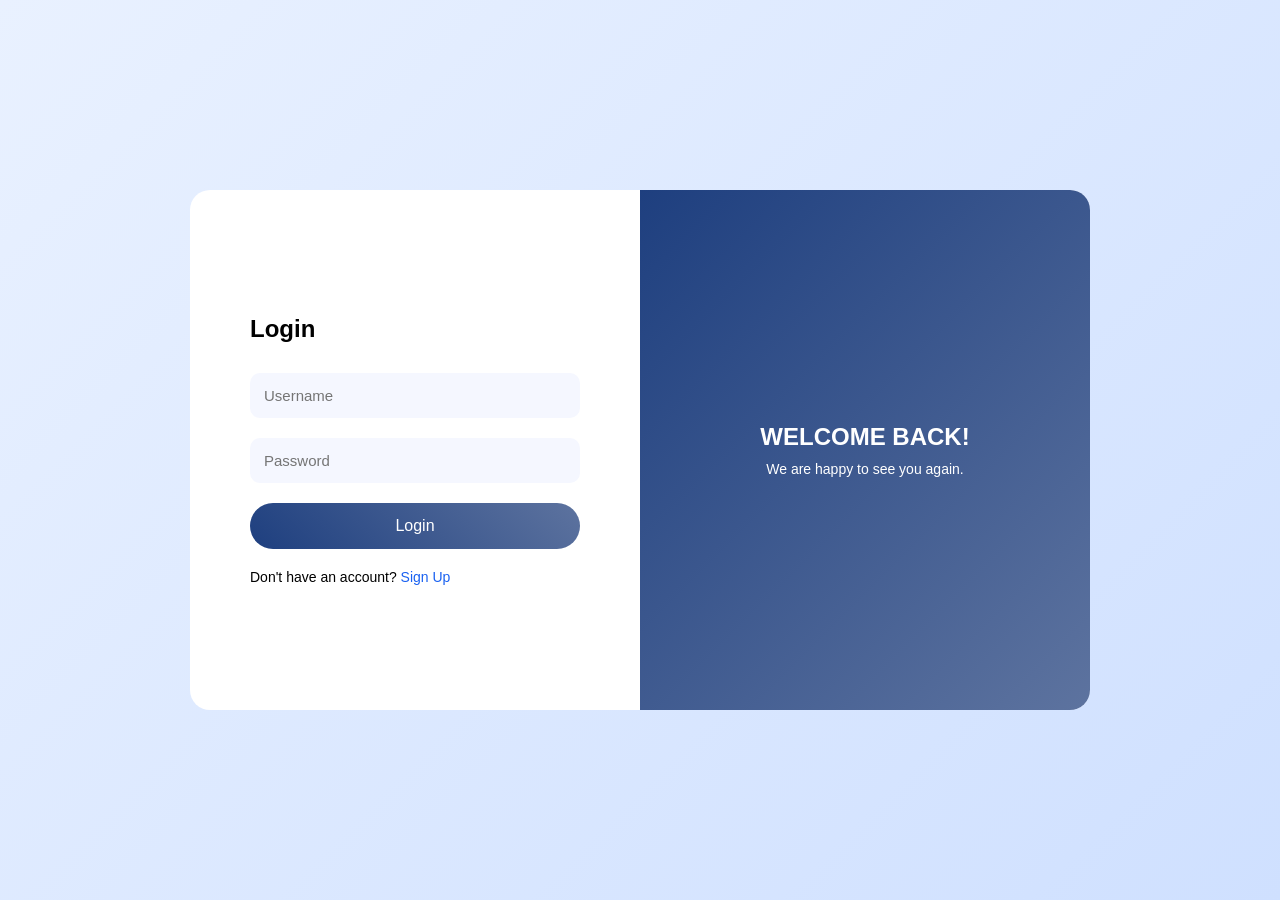
<file: Dashboard.html>
<!DOCTYPE html>


<html>

<head>
  <body onload="loadUserProfile();">

<meta charset="UTF-8">
<title>Dashboard</title>
<link rel="stylesheet" href="style.css">

</head>

<body>
<body onload="loadUserProfile();">

<div class="sidebar">
<div class="brand-logo">
  <img src="c:\Users\danam\Desktop\web-project5\dashboard-logo.png" class="brand-img">
</div>
  <a href="dashboard.html" class="active">Dashboard</a>
  <a href="courses.html">Courses</a>
  <a href="deadlines.html">Deadlines</a>
  <a href="availability.html">Availability</a>
  <a href="statistics.html">Statistics</a>
  <a href="index.html">Log out</a>
</div>


<div class="top-user">
  <span id="userNameDisplay"></span>
  <img id="userAvatar" class="user-avatar" src="c:\Users\danam\Desktop\web-project5\female.png">
</div>

<div class="main">
  <div class="top-user">
  <span id="userNameDisplay"></span>
  <img id="userAvatar" class="user-avatar">
</div>

  <!-- Top Bar -->
   <!-- مثال: مكان اسم المستخدم -->
<h4 id=""></h4>

<script>
// عند تحميل الـ Dashboard
window.addEventListener('DOMContentLoaded', function(){
  const username = localStorage.getItem("loggedInUser") || "المستخدم";
  document.getElementById('teacher-name').textContent = username;
});
</script>
  

  <!-- Welcome Card -->
<div class="welcome-card">
  <div>
    <h2 id="welcome-user">Hello!</h2>

    <p id="motivational-text">
      You have <strong id="taskCount">0</strong> tasks today.<!-- بنحذفها -->
    </p>
  </div>

  <div style="font-size: 60px;">📚</div>
</div>

  <!-- Main Grid -->
  <div class="dashboard-grid">
    
    <!-- Performance -->
    <div class="card">
      <h3>📊 Performance</h3>
      <div class="performance-bars" id="performanceBars"></div>
    </div>

    <!-- Teachers -->
    <div class="card">
      <h3>👨‍🏫 My Teachers</h3>
      <div class="teacher-item">
        <div class="teacher-avatar">MJ</div>
        <div class="teacher-info">
          <h4>Mary Johnson</h4>
          <span>Mentor</span>
        </div>
      </div>
      <div class="teacher-item">
        <div class="teacher-avatar">JB</div>
        <div class="teacher-info">
          <h4>James Brown</h4>
          <span>Advisor</span>
        </div>
      </div>
    </div>

  </div>

  <!-- Bottom Grid -->
  <div class="bottom-grid">
    
    <!-- My Courses -->
    <div class="card">
      <h3>📖 My Courses</h3>
      <div id="coursesList"></div>
    </div>

    <!-- Upcoming Deadlines -->
    <div class="card">
      <h3>⏰ Upcoming Deadlines</h3>
      <div id="deadlinesList"></div>
    </div>

    <!-- My Visit / Progress -->
    <div class="card">
      <h3>📈 Weekly Progress</h3>
      <div class="visit-circles" id="visitCircles"></div>
    </div>

  </div>

</div>

<script>
// جلب البيانات من localStorage
const courses = JSON.parse(localStorage.getItem("courses")) || [];
const deadlines = JSON.parse(localStorage.getItem("deadlines")) || [];
const stats = JSON.parse(localStorage.getItem("stats")) || [];

// عرض الكورسات
function renderCourses() {
  const container = document.getElementById("coursesList");
  
  if (courses.length === 0) {
    container.innerHTML = `
      <div class="empty-state">
        <span>📚</span>
        <p>No courses yet</p>
      </div>
    `;
    return;
  }

  container.innerHTML = courses.map(c => `
    <div class="course-item">
      <span>${c.name}</span>
      <span class="hours">${c.hours}h</span>
    </div>
  `).join('');
}

// عرض الـ Deadlines
function renderDeadlines() {
  const container = document.getElementById("deadlinesList");
  
  if (deadlines.length === 0) {
    container.innerHTML = `
      <div class="empty-state">
        <span>✅</span>
        <p>No deadlines</p>
      </div>
    `;
    return;
  }

  // ترتيب حسب التاريخ
  const sorted = [...deadlines].sort((a, b) => new Date(a.date) - new Date(b.date)).slice(0, 3);

  container.innerHTML = sorted.map(d => {
    const today = new Date();
    today.setHours(0, 0, 0, 0);
    const due = new Date(d.date);
    const days = Math.ceil((due - today) / (1000 * 60 * 60 * 24));
    
    let urgencyClass = 'normal';
    if (days <= 3) urgencyClass = 'urgent';
    else if (days <= 7) urgencyClass = 'soon';

    return `
      <div class="deadline-item">
        <div class="deadline-info">
          <h4>${d.name}</h4>
          <span>${d.course}</span>
        </div>
        <span class="days-left ${urgencyClass}">${days}d</span>
      </div>
    `;
  }).join('');

  // تحديث عدد المهام
  document.getElementById("taskCount").innerText = deadlines.length;
}

// عرض Performance
function renderPerformance() {
  const container = document.getElementById("performanceBars");
  
  if (stats.length === 0) {
    // بيانات افتراضية
    const defaultStats = [
      {day: "Sun", hours: 3},
      {day: "Mon", hours: 5},
      {day: "Tue", hours: 4},
      {day: "Wed", hours: 6},
      {day: "Thu", hours: 2},
      {day: "Fri", hours: 7},
      {day: "Sat", hours: 4}
    ];
    
    const maxHours = Math.max(...defaultStats.map(s => s.hours));
    
    container.innerHTML = defaultStats.map(s => `
      <div class="bar-item">
        <div class="bar" style="height: ${(s.hours / maxHours) * 120}px"></div>
        <span class="bar-label">${s.day}</span>
      </div>
    `).join('');
    return;
  }

  const maxHours = Math.max(...stats.map(s => s.hours), 1);
  
  container.innerHTML = stats.map(s => `
    <div class="bar-item">
      <div class="bar" style="height: ${(s.hours / maxHours) * 120}px"></div>
      <span class="bar-label">${s.day.slice(0, 3)}</span>
    </div>
  `).join('');
}

// عرض Progress Circles
function renderProgress() {
  const container = document.getElementById("visitCircles");
  
  const progressData = [
    {label: "Tasks", percent: 92},
    {label: "Study", percent: 83},
    {label: "Goals", percent: 78},
    {label: "Focus", percent: 97}
  ];
  

  container.innerHTML = progressData.map(p => `
    <div style="text-align: center;">
      <div class="circle" style="--percent: ${p.percent}%">
        <span>${p.percent}%</span>
      </div>
      <div class="circle-label">${p.label}</div>
    </div>
  `).join('');
}

// التشغيل
renderCourses();
renderDeadlines();
renderPerformance();
renderProgress();
</script>
<script>
window.addEventListener("DOMContentLoaded", function () {

    // الاسم
    const username = localStorage.getItem("loggedInUser");

    if (!username) {
        window.location.href = "singUp.html";
        return;
    }

    // تغيير الاسم داخل الكارد
    document.getElementById("welcome-user").textContent =
        "Hello " + username + "!";

    // رسائل تحفيزية
    const messages = [
        "Keep going, you're doing great!",
        "Small steps every day lead to big results.",
        "Don't stop until you're proud.",
        "Learning is a journey, not a race.",
        "Stay focused and believe in yourself.",
        "Your future is created by what you do today."
    ];

    let index = 0;
    const text = document.getElementById("motivational-text");

    function updateMessage() {
        text.innerHTML =
            `You have <strong id="taskCount">0</strong> tasks today.<br>${messages[index]}`;
    }

    // أول عرض
    updateMessage();

    // كل 4 دقائق تغيير الرسالة
    setInterval(() => {
        index = (index + 1) % messages.length;
        updateMessage();
    }, 240000);

});
</script>
<script>
function updateWeeklyProgress() {
  const totalAvailability = parseFloat(localStorage.getItem("weeklyAvailability")) || 0;

  // اعلى حد للساعات مثلاً 40 ساعة في الأسبوع
  const goal = 40;
  const percent = Math.min((totalAvailability / goal) * 100, 100);

  document.getElementById("weeklyProgressBar").style.width = percent + "%";
  document.getElementById("weeklyProgressText").innerText = `${percent.toFixed(0)}%`;
}

window.onload = updateWeeklyProgress;
</script>
<script src="script.js"></script>

</body>
</html>

</body>
</html>

</body>
</html>
</file>
<file: style.css>
/* ===========================
   RESET & BASE
=========================== */
* {
  margin: 0;
  padding: 0;
  box-sizing: border-box;
}

body {
  font-family: 'Poppins', sans-serif;
  background: #1e2a47;
  color: white;
  min-height: 100vh;
  overflow-x: hidden;
}

/* ===========================
   SIDEBAR (Dashboard Pages)
=========================== */
.sidebar {
  width: 220px;
  background: #26345a;
  padding: 25px 20px;
  height: 100vh;
  position: fixed;
  top: 0;
  left: 0;
  border-top-right-radius: 25px;
  border-bottom-right-radius: 25px;
}

.sidebar h2 {
  margin-bottom: 35px;
  font-size: 22px;
  font-weight: 600;
}

.sidebar a {
  display: block;
  color: white;
  text-decoration: none;
  padding: 12px 15px;
  margin: 8px 0;
  border-radius: 12px;
  transition: 0.3s;
  font-size: 15px;
}

.sidebar a:hover,
.sidebar a.active {
  background: #3b4a7a;
  font-weight: 500;
}

/* ===========================
   MAIN CONTENT (Dashboard Pages)
=========================== */
.main {
  margin-left: 250px;
  padding: 30px;
  min-height: 100vh;
}

.main h1 {
  margin-bottom: 30px;
  font-size: 28px;
  font-weight: 600;
}

/* ===========================
   CARDS (Dashboard Pages)
=========================== */
.card {
  background: #2b3b63;
  padding: 25px;
  border-radius: 20px;
  margin-bottom: 25px;
  box-shadow: 0 8px 25px rgba(0, 0, 0, 0.2);
}

.card h3 {
  margin-bottom: 20px;
  font-size: 18px;
  font-weight: 500;
}

/* ===========================
   TABLES
=========================== */
table {
  width: 100%;
  border-collapse: separate;
  border-spacing: 0 12px;
}

table thead th {
  background: linear-gradient(135deg, #3b4a7a, #2b3b63);
  padding: 15px 20px;
  border-radius: 12px;
  font-weight: 600;
  text-align: center;
}

table tbody td {
  background: #394b77;
  padding: 15px 20px;
  border-radius: 12px;
  text-align: center;
  transition: 0.3s;
}

table tbody tr:hover td {
  background: #475a90;
}

table td[contenteditable="true"] {
  background: #475a90;
  cursor: text;
}

table td[contenteditable="true"]:focus {
  outline: 2px solid #6a8cff;
  background: #5a6a9a;
}

/* ===========================
   BUTTONS (Dashboard Pages)
=========================== */
button {
  padding: 12px 25px;
  border: none;
  border-radius: 12px;
  cursor: pointer;
  font-weight: bold;
  font-size: 14px;
  transition: 0.3s;
}

button:hover {
  transform: scale(1.05);
}

button:not(.btn-edit):not(.btn-delete):not(.btn-secondary):not(.logout-btn):not(.toggle-btn) {
  background: linear-gradient(135deg, #6a8cff, #5b6cff);
  color: white;
}

.btn-edit {
  background: #fbbf24;
  color: #1e2a47;
  padding: 8px 16px;
  margin: 0 5px;
  border-radius: 8px;
}

.btn-edit:hover { background: #f59e0b; }

.btn-delete {
  background: #f87171;
  color: white;
  padding: 8px 16px;
  margin: 0 5px;
  border-radius: 8px;
}

.btn-delete:hover { background: #ef4444; }

#saveAvailability {
  background: linear-gradient(135deg, #ffa36a, #ff8c42);
  color: white;
}

#saveAvailability:hover {
  background: linear-gradient(135deg, #ff8c42, #ff7a2e);
}

/* ===========================
   INPUTS (Dashboard Pages)
=========================== */
input[type="text"],
input[type="number"],
input[type="date"],
input[type="email"],
input[type="password"] {
  padding: 12px 20px;
  border-radius: 12px;
  border: none;
  background: #394b77;
  color: white;
  font-size: 14px;
  transition: 0.3s;
}

input::placeholder { color: #a0aec0; }

input:focus {
  outline: 2px solid #6a8cff;
  background: #475a90;
}

/* ===========================
   STATS CARDS
=========================== */
.stats-cards,
.course-stats,
.deadline-stats,
.availability-stats {
  display: flex;
  gap: 20px;
  margin-bottom: 25px;
}

.stat-box, .stat-card {
  flex: 1;
  background: #2b3b63;
  padding: 25px;
  border-radius: 20px;
  text-align: center;
  box-shadow: 0 8px 25px rgba(0, 0, 0, 0.2);
}

.stat-box .number, .stat-card .number {
  font-size: 32px;
  font-weight: bold;
  color: #6a8cff;
}

.stat-box .label, .stat-card .label {
  font-size: 14px;
  color: #a0aec0;
  margin-top: 8px;
}

.stat-box.urgent .number { color: #f87171; }
.stat-box.soon .number   { color: #fbbf24; }
.stat-box.normal .number { color: #4ade80; }

/* ===========================
   GRID LAYOUTS
=========================== */
.dashboard-grid {
  display: grid;
  grid-template-columns: 2fr 1fr;
  gap: 25px;
  margin-bottom: 25px;
}

.bottom-grid {
  display: grid;
  grid-template-columns: repeat(3, 1fr);
  gap: 25px;
}

.forms-grid {
  display: grid;
  grid-template-columns: 1fr 1fr;
  gap: 20px;
  margin-bottom: 25px;
}

.availability-grid, .stats-container {
  display: grid;
  grid-template-columns: 1fr 1fr;
  gap: 25px;
  margin-bottom: 25px;
}

/* ===========================
   FORM LAYOUTS
=========================== */
.add-form, .form-row {
  display: flex;
  gap: 15px;
  align-items: center;
  flex-wrap: wrap;
  margin-bottom: 20px;
}

.add-form input, .form-row input {
  flex: 1;
  min-width: 150px;
}

.form-card {
  background: #2b3b63;
  padding: 25px;
  border-radius: 20px;
}

.form-card h3 {
  margin-bottom: 20px;
  display: flex;
  align-items: center;
  gap: 10px;
}

/* ===========================
   PRIORITY BADGES
=========================== */
.priority-high {
  background: #f87171;
  padding: 5px 12px;
  border-radius: 20px;
  font-size: 12px;
  font-weight: bold;
}

.priority-medium {
  background: #fbbf24;
  color: #1e2a47;
  padding: 5px 12px;
  border-radius: 20px;
  font-size: 12px;
  font-weight: bold;
}

.priority-low {
  background: #4ade80;
  color: #1e2a47;
  padding: 5px 12px;
  border-radius: 20px;
  font-size: 12px;
  font-weight: bold;
}

/* ===========================
   TYPE BADGES
=========================== */
.type-assignment {
  background: #8b5cf6;
  padding: 5px 12px;
  border-radius: 20px;
  font-size: 12px;
}

.type-exam {
  background: #ec4899;
  padding: 5px 12px;
  border-radius: 20px;
  font-size: 12px;
}

/* ===========================
   HORIZONTAL BARS (Availability)
=========================== */
.day-bar, .bar-row {
  display: flex;
  align-items: center;
  margin-bottom: 15px;
}

.day-bar .day-name, .bar-row .day-name {
  width: 100px;
  font-weight: 500;
}

.day-bar .bar, .bar-row .bar {
  height: 30px;
  background: linear-gradient(90deg, #6a8cff, #5b6cff);
  border-radius: 8px;
  display: flex;
  align-items: center;
  justify-content: flex-end;
  padding-right: 12px;
  color: white;
  font-weight: bold;
  font-size: 13px;
  min-width: 40px;
  transition: 0.3s;
}

.day-bar .bar:hover, .bar-row .bar:hover { transform: scaleX(1.02); }

/* ===========================
   VERTICAL BARS (Performance)
=========================== */
.performance-bars {
  display: flex;
  align-items: flex-end;
  gap: 15px;
  height: 150px;
  padding-top: 20px;
}

.bar-item {
  display: flex;
  flex-direction: column;
  align-items: center;
  gap: 8px;
}

.bar-item .bar {
  width: 35px;
  background: linear-gradient(180deg, #6a8cff, #5b6cff);
  border-radius: 8px 8px 0 0;
  transition: 0.3s;
}

.bar-item .bar:hover {
  transform: scaleY(1.05);
  background: linear-gradient(180deg, #8ba4ff, #6a8cff);
}

.bar-label {
  font-size: 11px;
  color: #a0aec0;
  text-align: center;
}

/* ===========================
   TIME BLOCKS
=========================== */
.time-block {
  display: inline-block;
  width: 25px;
  height: 25px;
  background: linear-gradient(135deg, #6a8cff, #5b6cff);
  border-radius: 5px;
  margin: 2px;
}

/* ===========================
   PROGRESS CIRCLES
=========================== */
.visit-circles {
  display: flex;
  gap: 15px;
  flex-wrap: wrap;
}

.circle {
  width: 70px;
  height: 70px;
  border-radius: 50%;
  background: conic-gradient(#6a8cff var(--percent), #394b77 0);
  display: flex;
  align-items: center;
  justify-content: center;
  position: relative;
}

.circle::before {
  content: '';
  position: absolute;
  width: 50px;
  height: 50px;
  background: #2b3b63;
  border-radius: 50%;
}

.circle span {
  position: relative;
  z-index: 1;
  font-size: 14px;
  font-weight: bold;
}

.circle-label {
  text-align: center;
  font-size: 11px;
  color: #a0aec0;
  margin-top: 5px;
}

/* ===========================
   LIST ITEMS
=========================== */
.course-item, .deadline-item, .teacher-item {
  display: flex;
  justify-content: space-between;
  align-items: center;
  padding: 15px;
  background: #394b77;
  border-radius: 12px;
  margin-bottom: 10px;
  transition: 0.3s;
}

.course-item:hover, .deadline-item:hover, .teacher-item:hover { background: #475a90; }

.course-item .hours {
  background: #6a8cff;
  padding: 5px 12px;
  border-radius: 20px;
  font-size: 12px;
  font-weight: bold;
}

.deadline-info h4, .teacher-info h4 {
  font-size: 14px;
  margin-bottom: 3px;
}

.deadline-info span, .teacher-info span {
  font-size: 12px;
  color: #a0aec0;
}

.days-left {
  padding: 5px 12px;
  border-radius: 20px;
  font-size: 12px;
  font-weight: bold;
}

.days-left.urgent { background: #f87171; }
.days-left.soon   { background: #fbbf24; color: #1e2a47; }
.days-left.normal { background: #4ade80; color: #1e2a47; }

/* ===========================
   TEACHER AVATAR
=========================== */
.teacher-avatar {
  width: 40px;
  height: 40px;
  border-radius: 50%;
  background: #6a8cff;
  display: flex;
  align-items: center;
  justify-content: center;
  font-weight: bold;
}

/* ===========================
   WELCOME CARD
=========================== */
.welcome-card {
  background: linear-gradient(135deg, #6a8cff, #5b6cff);

  padding: 30px;
  border-radius: 30px;
  margin-bottom: 30px;
  display: flex;
  justify-content: space-between;
  align-items: center;
}

.welcome-card h2 { font-size: 28px; margin-bottom: 8px; }
.welcome-card p  { color: #e2e8f0; font-size: 16px; }

/* ===========================
   SECTION TITLE
=========================== */
.section-title {
  margin-bottom: 20px;
  font-size: 18px;
  display: flex;
  align-items: center;
  gap: 10px;
}

/* ===========================
   EMPTY STATE
=========================== */
.empty-state, #emptyMsg {
  text-align: center;
  padding: 40px;
  color: #a0aec0;
}

.empty-state span, #emptyMsg span {
  font-size: 50px;
  display: block;
  margin-bottom: 15px;
}

/* ===========================
   STATUS COLORS
=========================== */
.status-completed { color: #4ade80; }
.status-missed    { color: #f87171; }

/* ===========================
   LANDING PAGE (index.html)
   Scoped under .landing-page
=========================== */
.landing-page {
  background: linear-gradient(135deg, #f5f5f5, #ffffff);
  color: #333;
}

.landing-page .container {
  display: flex;
  min-height: 100vh;
}

.landing-page .overlay {
  position: fixed;
  top: 0; left: 0;
  width: 100%; height: 100%;
  background: rgba(0, 0, 0, 0.3);
  backdrop-filter: blur(5px);
  opacity: 0;
  visibility: hidden;
  transition: 0.3s;
  z-index: 1000;
}

.landing-page .overlay.active {
  opacity: 1;
  visibility: visible;
}

.landing-page .sidebar {
  width: 250px;
  position: fixed;
  top: 0;
  left: -250px;
  height: 100%;
  background: linear-gradient(135deg, #ffffff, #e0e5f2);
  display: flex;
  flex-direction: column;
  align-items: center;
  padding-top: 60px;
  box-shadow: 2px 0 20px rgba(0, 0, 0, 0.2);
  transition: left 0.3s ease;
  z-index: 1001;
  border-radius: 0;
}

.landing-page .main {
  flex: 1;
  display: flex;
  flex-direction: column;
  margin-left: 0;
  padding: 0;
  min-height: 100vh;
}

.landing-page .header {
  display: flex;
  align-items: center;
  justify-content: space-between;
  padding: 0 20px;
  height: 60px;
  background-color: #ffffff;
  box-shadow: 0 5px 15px rgba(0, 0, 0, 0.1);
}

.landing-page .header h1 {
  font-size: 30px;
  color: #1e3f7f;
  position: absolute;
  left: 50%;
  transform: translateX(-50%);
  margin-bottom: 0;
}

.landing-page .logo {
  width: 150px;
  margin-left: 10px;
}

.landing-page .toggle-btn {
  font-size: 26px;
  background: none;
  border: none;
  cursor: pointer;
  padding: 0;
}

.landing-page .toggle-btn:hover { transform: none; }

.landing-page .header-button button {
  background-color: #1e3f7f;
  color: #f5f5f5;
  padding: 12px 25px;
  border-radius: 20px;
}

.landing-page .header-button button:hover {
  background-color: #6190E8;
  transform: none;
}

.landing-page .hero {
  flex: 1;
  text-align: center;
  padding: 50px;
  background: linear-gradient(120deg, #ff9f43, #ff6b6b, #1e3f7f);
  background-size: 400% 400%;
  animation: gradientBG 12s ease infinite;
  color: white;
}

.landing-page .hero h2 { font-size: 40px; }

.landing-page .hero button {
  padding: 12px 25px;
  border-radius: 20px;
}

@keyframes gradientBG {
  0%   { background-position: 0% 50%; }
  50%  { background-position: 100% 50%; }
  100% { background-position: 0% 50%; }
}

.landing-page .section {
  padding: 60px;
  text-align: center;
  color: #333;
}

.landing-page .cards {
  display: flex;
  gap: 20px;
  justify-content: center;
  flex-wrap: wrap;
}

.landing-page .card {
  background: #f3f3f3;
  width: 220px;
  height: 180px;
  border-radius: 20px;
  text-align: center;
  padding: 25px;
  cursor: pointer;
  transition: 0.4s;
  position: relative;
  overflow: hidden;
  box-shadow: none;
  margin-bottom: 0;
  color: #333;
}

.landing-page .card i {
  font-size: 40px;
  color: #1e3f7f;
  margin-bottom: 15px;
}

.landing-page .card h4 {
  margin: 10px 0;
  color: #0b3c5d;
  transition: 0.3s;
}

.landing-page .card:hover {
  background: #1e3f7f;
  transform: translateY(-10px);
}

.landing-page .card:hover i { color: white; }

.landing-page .card:hover h4 {
  opacity: 0;
  transform: translateY(-20px);
}

.landing-page .card p {
  opacity: 0;
  transform: translateY(20px);
  font-size: 14px;
  color: white;
  transition: 0.3s;
  position: absolute;
  bottom: 20px;
  left: 20px;
  right: 20px;
}

.landing-page .card:hover p {
  opacity: 1;
  transform: translateY(0);
}

.landing-page footer {
  background: #333;
  color: #fff;
  text-align: center;
  padding: 20px;
}

.landing-page .logout-btn {
  background: #1e3f7f;
  color: white;
  border-radius: 20px;
  padding: 10px 20px;
}

.landing-page .logout-btn:hover {
  background: #6190E8;
  transform: none;
}

.landing-page .profile {
  width: 80px;
  border-radius: 50%;
  margin-bottom: 20px;
}

/* ===========================
   RESPONSIVE
=========================== */
@media (max-width: 1200px) {
  .bottom-grid { grid-template-columns: 1fr 1fr; }
}

@media (max-width: 992px) {
  .dashboard-grid,
  .availability-grid,
  .stats-container,
  .forms-grid { grid-template-columns: 1fr; }
  .bottom-grid { grid-template-columns: 1fr; }
}

@media (max-width: 768px) {
  .sidebar {
    width: 100%;
    height: auto;
    position: relative;
    border-radius: 0;
    padding: 15px;
  }
  .sidebar a { display: inline-block; margin: 5px; }
  .main { margin-left: 0; padding: 20px; }
  .stats-cards, .course-stats, .deadline-stats, .availability-stats { flex-direction: column; }
  .add-form, .form-row { flex-direction: column; }
  .add-form input, .form-row input { width: 100%; }
}

/*صفحه الي  ترحب */
.success-page {
  width:100%;
  height:100vh;
  display:flex;
  flex-direction:column;
  justify-content:center;
  align-items:center;
  background:linear-gradient(135deg,#e9f1ff,#cfe0ff);
  text-align:center;
}
.success-page h1 {
  color:#1e3f7f;
  margin-bottom:20px;
}
.success-page p {
  font-size:18px;
  color:#333;
}



.top-user {
  position: absolute;
  top: 25px;
  right: 30px;
  display: flex;
  align-items: center;
  gap: 12px;
  z-index: 10;
}

.top-user .user-name {
  font-size: 18px;
  font-weight: 600;
  color: #ffffff;
}

.user-avatar {
  width: 45px;
  height: 45px;
  border-radius: 50%;
  object-fit: cover;
  border: 3px solid #6a8cff;
  box-shadow: 0 4px 12px rgba(0,0,0,0.2);
}
.brand-logo {
  width: 180px;
  display: flex;
  justify-content: center;
  margin-bottom: 25px;
}

.brand-img {
  width: 100%;
  object-fit: contain;
}

.top-user {
  position: absolute;
  top: -2px;
  right: 40px;
  display: flex;
  align-items: center;
  gap: 12px;
  z-index: 10;
}

#userNameDisplay {
  font-size: 20px;
  font-weight: 600;
  color: white;
}

.user-avatar {
  width: 50px;
  height: 50px;
  border-radius: 50%;
  object-fit: cover;
  border: 3px solid #6a8cff;
  box-shadow: 0 5px 15px rgba(0,0,0,0.2);
}
</file>
<file: styleLogin.css>
*{
    margin:0;
    padding:0;
    box-sizing:border-box;
    font-family:'Poppins', sans-serif;
}

body{
    height:100vh;
    width:100vw;
    background:linear-gradient(135deg,#e9f1ff,#cfe0ff);
    display:flex;
    justify-content:center;
    align-items:center;
}

.container{
    position:relative;
    width:100vw;
    height:100vh;
    max-width:900px;
    max-height:520px;
    background:white;
    border-radius:20px;
    overflow:hidden;
    box-shadow:0 20px 50px #1961f1(0,0,0,0.15);
}

#toggle{
    display:none;
}

.form-box{
    position:absolute;
    width:50%;
    height:100%;
    display:flex;
    flex-direction:column;
    justify-content:center;
    padding:60px;
    gap:20px;
    transition:0.6s;
    z-index:2;
}

.login{
    left:0;
    opacity:1;
}

.signup{
    left:50%;
    opacity:0;
    pointer-events:none;
}

h2{
    margin-bottom:10px;
}

input{
    padding:14px;
    border:none;
    border-radius:10px;
    background:#f5f7ff;
    outline:none;
    font-size:15px;
    transition:0.3s;
}

input:focus{
    background:white;
    box-shadow:0 0 0 2px #1961f1;
}

button{
    padding:14px;
    border:none;
    border-radius:30px;
    background:linear-gradient(45deg,#1e3f7f,#5d739f);
    color:white;
    cursor:pointer;
    font-size:16px;
    font-weight:500;
    transition:0.3s;
}

button:hover{
    transform:translateY(-2px);
    box-shadow:0 10px 20px rgba(0,0,0,0.15);
}

label{
    color:#1961f1;
    cursor:pointer;
    font-weight:500;
}

p{
    font-size:14px;
}

.side{
    position:absolute;
    right:0;
    width:50%;
    height:100%;
    background:linear-gradient(135deg,#1e3f7f,#5d739f);
    color:white;
    display:flex;
    justify-content:center;
    align-items:center;
    text-align:center;
    padding:40px;
    transition:0.6s;
    z-index:1;
}

.text{
    position:absolute;
}

.signup-text{
    opacity:0;
}

/* animation */
#toggle:checked ~ .login{
    left:-50%;
    opacity:0;
    pointer-events:none;
}

#toggle:checked ~ .signup{
    left:50%;
    opacity:1;
    pointer-events:auto;
}

#toggle:checked ~ .side{
    right:50%;
}

#toggle:checked ~ .side .login-text{
    opacity:0;
}

#toggle:checked ~ .side .signup-text{
    opacity:1;
}

/* صفحة النجاح */
.success-page{
    width:100%;
    height:100%;
    display:flex;
    flex-direction:column;
    justify-content:center;
    align-items:center;
    text-align:center;
}

.success-page h1{
    color:#1961f1;
    margin-bottom:20px;
}

.success-page p{
    font-size:18px;
}
</file>
